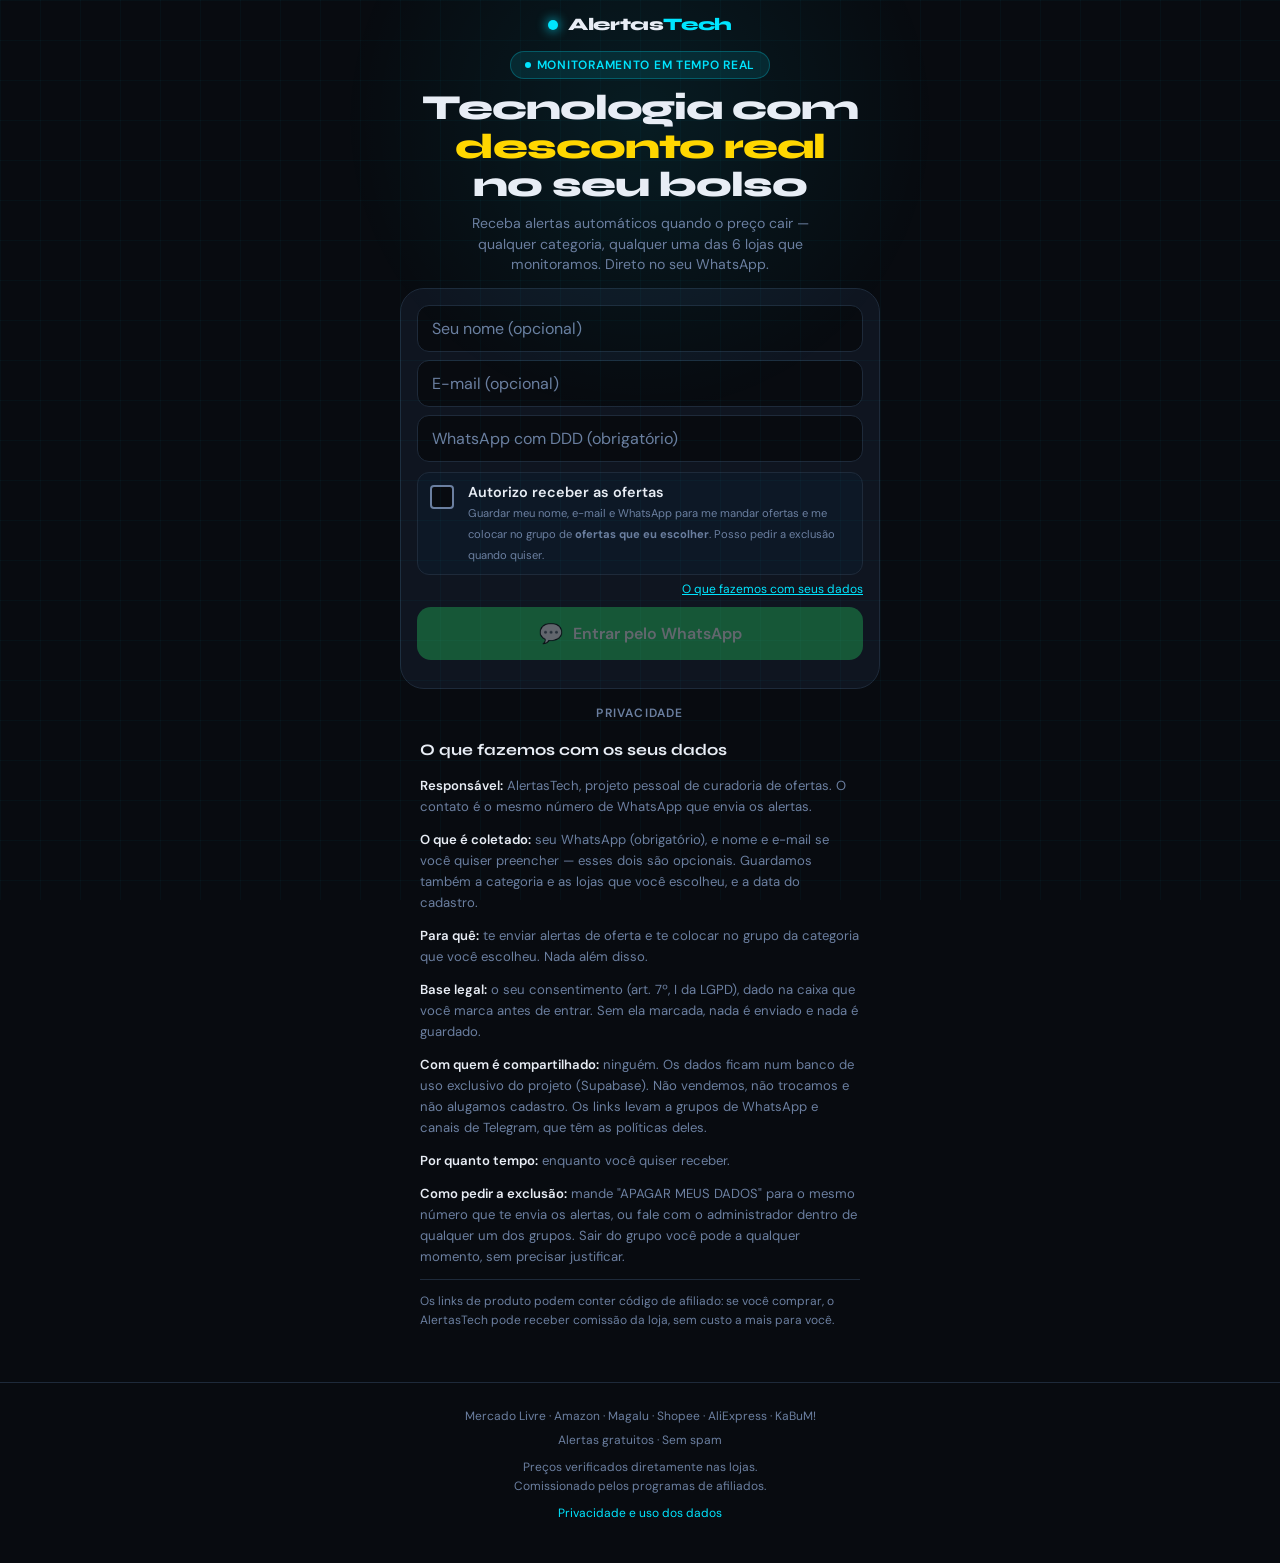
<file: index.html>
<!DOCTYPE html>
<html lang="pt-BR">
<head>
<meta charset="UTF-8">
<meta name="viewport" content="width=device-width, initial-scale=1.0">
<title>AlertasTech — Ofertas de Tecnologia no seu WhatsApp ou Telegram</title>
<meta name="description" content="Receba alertas de ofertas reais em tecnologia diretamente no seu WhatsApp ou Telegram. Mercado Livre, Amazon e Magalu.">
<meta http-equiv="Cache-Control" content="no-cache, no-store, must-revalidate">
<meta http-equiv="Pragma" content="no-cache">
<meta http-equiv="Expires" content="0">
<!-- Meta Pixel Code -->
<script>
!function(f,b,e,v,n,t,s)
{if(f.fbq)return;n=f.fbq=function(){n.callMethod?
n.callMethod.apply(n,arguments):n.queue.push(arguments)};
if(!f._fbq)f._fbq=n;n.push=n;n.loaded=!0;n.version='2.0';
n.queue=[];t=b.createElement(e);t.async=!0;
t.src=v;s=b.getElementsByTagName(e)[0];
s.parentNode.insertBefore(t,s)}(window, document,'script',
'https://connect.facebook.net/en_US/fbevents.js');
fbq('init', '1137836155269322');
fbq('track', 'PageView');
</script>
<noscript><img height="1" width="1" style="display:none"
src="https://www.facebook.com/tr?id=1137836155269322&ev=PageView&noscript=1"
/></noscript>
<!-- End Meta Pixel Code -->
<link rel="preconnect" href="https://fonts.googleapis.com">
<link href="https://fonts.googleapis.com/css2?family=Syne:wght@700;800&family=DM+Sans:wght@400;500;600&display=swap" rel="stylesheet">
<link rel="stylesheet" href="landing.css">
</head>
<!-- Decisão de 23/09/2026: a grade de 21 categorias saiu daqui. Medido, não
     suposto — 15 das 19 categorias do motor nunca tiveram um cadastro
     sequer, na história inteira da landing (ver memória do projeto,
     alertastech-operacao-estado). A grade custava fricção sem entregar o
     que prometia. `data-auto-abrir="geral"` reaproveita o slug e o sorteio
     geral/imperdiveis que já existiam para o card "não quero escolher" —
     esta página vira, por inteiro, essa porta. Quem precisar de entrada
     dedicada numa categoria específica (campanha futura, por exemplo) usa
     este mesmo padrão numa página nova, sob demanda — ver
     imperdiveis.html/super-desconto.html. `grupos.json` e as 19 categorias
     do motor continuam configuradas; só não tem mais card apontando pra
     elas aqui. -->
<body data-pagina="index" data-auto-abrir="geral">

<header>
  <div class="logo-dot"></div>
  <div class="logo-text">Alertas<span>Tech</span></div>
</header>

<!-- <main> existe para o leitor de tela: com ele, quem usa NVDA/VoiceOver pula
     direto ao conteúdo em vez de ouvir o cabeçalho a cada visita. Sem ele o
     Lighthouse reprovava `landmark-one-main`. -->
<main>

<section class="hero">
  <div class="container">
    <div class="badge"><span class="badge-dot"></span>Monitoramento em tempo real</div>
    <h1>Tecnologia com <em>desconto real</em> no seu bolso</h1>
    <p>Receba alertas automáticos quando o preço cair — qualquer categoria, qualquer uma das 6 lojas que monitoramos. Direto no seu WhatsApp.</p>

    <div class="lojas-hero">
      <span class="loja-badge"><span class="loja-badge-dot ml"></span>Mercado Livre</span>
      <span class="loja-badge"><span class="loja-badge-dot amz"></span>Amazon</span>
      <span class="loja-badge"><span class="loja-badge-dot mag"></span>Magalu</span>
      <span class="loja-badge"><span class="loja-badge-dot shp"></span>Shopee</span>
      <span class="loja-badge"><span class="loja-badge-dot ali"></span>AliExpress</span>
      <span class="loja-badge"><span class="loja-badge-dot kbm"></span>KaBuM!</span>
    </div>
  </div>
</section>

<!-- FORMULÁRIO — logo depois do título, dentro do <main>: aqui ele é a
     página, não um popup. Até 23/09/2026 ficava depois do rodapé e, no
     celular, a pessoa via título e rodapé antes de achar os campos. -->
<div class="modal-overlay" id="modal" onclick="fecharModal(event)">
  <div class="modal">
    <div class="modal-handle"></div>
    <div class="modal-cat">
      <span class="modal-cat-emoji" id="modal-emoji">🔥</span>
      <span class="modal-cat-name" id="modal-nome">Ofertas gerais</span>
    </div>
    <p class="modal-subtitle" id="modal-subtitle">Deixa seu contato e escolha de quais lojas quer receber alertas.</p>

    <form id="lead-form" onsubmit="submeterLead(event)">
      <input type="text" id="hp-field" name="website" tabindex="-1"
        autocomplete="off" style="position:absolute;left:-9999px;opacity:0;height:0">

      <div class="field-group">
        <input type="text" id="lead-nome" placeholder="Seu nome (opcional)"
          autocomplete="name" maxlength="60" oninput="checarCampos()">
        <input type="email" id="lead-email" placeholder="E-mail (opcional)"
          autocomplete="email" maxlength="100" oninput="checarCampos()">
        <input type="tel" id="lead-tel" placeholder="WhatsApp com DDD (obrigatório)"
          autocomplete="tel" required oninput="checarCampos()">
      </div>

      <div class="lojas-section" id="lojas-section">
        <span class="lojas-label">De quais lojas quer alertas?</span>
        <div class="lojas-grid">
          <label class="loja-check ml">
            <input type="checkbox" id="loja-ml" value="mercadolivre" checked onchange="checarCampos()">
            <span class="loja-check-ui"></span>
            <span class="loja-check-name">Mercado Livre</span>
          </label>
          <label class="loja-check amz">
            <input type="checkbox" id="loja-amz" value="amazon" onchange="checarCampos()">
            <span class="loja-check-ui"></span>
            <span class="loja-check-name">Amazon</span>
          </label>
          <label class="loja-check mag">
            <input type="checkbox" id="loja-mag" value="magalu" onchange="checarCampos()">
            <span class="loja-check-ui"></span>
            <span class="loja-check-name">Magalu</span>
          </label>
          <label class="loja-check shp">
            <input type="checkbox" id="loja-shp" value="shopee" onchange="checarCampos()">
            <span class="loja-check-ui"></span>
            <span class="loja-check-name">Shopee</span>
          </label>
          <label class="loja-check ali">
            <input type="checkbox" id="loja-ali" value="aliexpress" onchange="checarCampos()">
            <span class="loja-check-ui"></span>
            <span class="loja-check-name">AliExpress</span>
          </label>
          <label class="loja-check kbm">
            <input type="checkbox" id="loja-kbm" value="kabum" onchange="checarCampos()">
            <span class="loja-check-ui"></span>
            <span class="loja-check-name">KaBuM!</span>
          </label>
        </div>
      </div>

      <label class="captcha-box consent-box">
        <input type="checkbox" id="consent-check" onchange="marcarConsentimento()">
        <span class="captcha-check-ui"></span>
        <div class="captcha-text">
          <span class="captcha-label-txt">Autorizo receber as ofertas</span>
          <span class="captcha-sub">Guardar meu nome, e-mail e WhatsApp para me
            mandar ofertas e me colocar no grupo de
            <strong id="consent-cat">Ofertas gerais</strong>. Posso pedir a
            exclusão quando quiser.</span>
        </div>
      </label>
      <!-- Em aba nova de propósito: o modal cobre a página, e fechar o modal
           para ler a política faria a pessoa preencher tudo de novo. -->
      <p class="consent-link"><a href="#privacidade" target="_blank" rel="noopener">O que fazemos com seus dados</a></p>

      <p id="form-erro" class="form-erro"></p>
      <div class="modal-btns">
        <button type="submit" class="btn btn-whatsapp" id="btn-whatsapp"
          data-plat="wpp" disabled>
          <span class="btn-icon">💬</span> Entrar pelo WhatsApp
        </button>
        <!-- O grupo "geral" não tem canal no Telegram (`telegram: null` no
             grupos.json): o landing.js esconde o botão sozinho. -->
        <button type="submit" class="btn btn-telegram" id="btn-telegram"
          data-plat="tg" disabled>
          <span class="btn-icon">✈️</span> Entrar pelo Telegram
        </button>
      </div>
      <p id="tg-nota" class="tg-nota"></p>
      <!-- Sem este aviso a página fingia sucesso quando o cadastro falhava. -->
      <p id="form-aviso" class="form-aviso"></p>
    </form>

    <button class="modal-close" onclick="fecharModal()">Cancelar</button>
  </div>
</div>

<!-- Mesmo padrão enxuto das páginas exclusivas: card oculto só existe pro
     auto-clique (ver landing.js), o formulário aparece direto embaixo do
     hero. -->
<section class="categorias">
  <div class="categorias-grid">

    <div class="cat-card full destaque" data-slug="geral" onclick="abrirModal('🔥','Ofertas gerais','geral')">
      <span class="cat-emoji">🔥</span>
      <div class="cat-info">
        <div class="cat-name">Ofertas gerais — não quero escolher</div>
        <div class="cat-count">Um grupo só, com o desconto grande de qualquer loja</div>
      </div>
      <span class="cat-arrow">↗</span>
    </div>

  </div>
</section>

<div class="section-label">Privacidade</div>

<section class="privacidade" id="privacidade">
  <h2 class="priv-titulo">O que fazemos com os seus dados</h2>
  <p><strong>Responsável:</strong> AlertasTech, projeto pessoal de curadoria de
    ofertas. O contato é o mesmo número de WhatsApp que envia os alertas.</p>
  <p><strong>O que é coletado:</strong> seu WhatsApp (obrigatório), e nome e
    e-mail se você quiser preencher — esses dois são opcionais. Guardamos
    também a categoria e as lojas que você escolheu, e a data do cadastro.</p>
  <p><strong>Para quê:</strong> te enviar alertas de oferta e te colocar no
    grupo da categoria que você escolheu. Nada além disso.</p>
  <p><strong>Base legal:</strong> o seu consentimento (art. 7º, I da LGPD),
    dado na caixa que você marca antes de entrar. Sem ela marcada, nada é
    enviado e nada é guardado.</p>
  <p><strong>Com quem é compartilhado:</strong> ninguém. Os dados ficam num
    banco de uso exclusivo do projeto (Supabase). Não vendemos, não trocamos e
    não alugamos cadastro. Os links levam a grupos de WhatsApp e canais de
    Telegram, que têm as políticas deles.</p>
  <p><strong>Por quanto tempo:</strong> enquanto você quiser receber.</p>
  <p><strong>Como pedir a exclusão:</strong> mande "APAGAR MEUS DADOS" para o
    mesmo número que te envia os alertas, ou fale com o administrador dentro de
    qualquer um dos grupos. Sair do grupo você pode a qualquer momento, sem
    precisar justificar.</p>
  <p class="priv-rodape">Os links de produto podem conter código de afiliado: se
    você comprar, o AlertasTech pode receber comissão da loja, sem custo a mais
    para você.</p>
</section>

</main>

<footer>
  <p>Mercado Livre · Amazon · Magalu · Shopee · AliExpress · KaBuM!</p>
  <p style="margin-top:4px">Alertas gratuitos · Sem spam</p>
  <p style="margin-top:8px">Preços verificados diretamente nas lojas.<br>Comissionado pelos programas de afiliados.</p>
  <p style="margin-top:8px"><a href="#privacidade">Privacidade e uso dos dados</a></p>
</footer>

<script src="landing.js"></script>
</body>
</html>
</file>
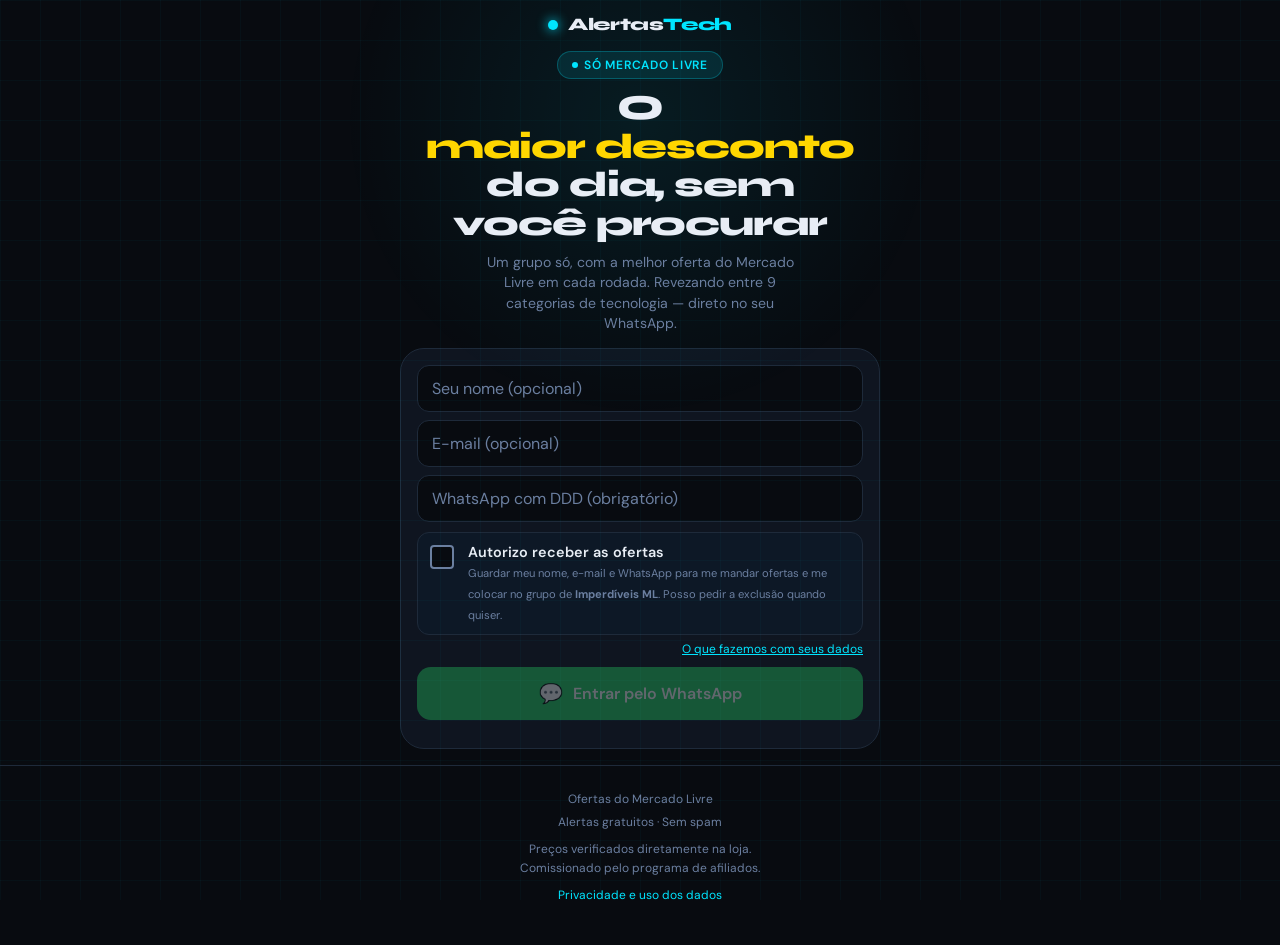
<file: imperdiveis.html>
<!DOCTYPE html>
<html lang="pt-BR">
<head>
<meta charset="UTF-8">
<meta name="viewport" content="width=device-width, initial-scale=1.0">
<title>Imperdíveis ML — o maior desconto do dia no seu WhatsApp | AlertasTech</title>
<meta name="description" content="Grupo dos Imperdíveis do Mercado Livre: o maior desconto do dia, revezando entre 9 categorias de tecnologia. Direto no seu WhatsApp.">
<meta http-equiv="Cache-Control" content="no-cache, no-store, must-revalidate">
<meta http-equiv="Pragma" content="no-cache">
<meta http-equiv="Expires" content="0">
<!-- Meta Pixel Code -->
<script>
!function(f,b,e,v,n,t,s)
{if(f.fbq)return;n=f.fbq=function(){n.callMethod?
n.callMethod.apply(n,arguments):n.queue.push(arguments)};
if(!f._fbq)f._fbq=n;n.push=n;n.loaded=!0;n.version='2.0';
n.queue=[];t=b.createElement(e);t.async=!0;
t.src=v;s=b.getElementsByTagName(e)[0];
s.parentNode.insertBefore(t,s)}(window, document,'script',
'https://connect.facebook.net/en_US/fbevents.js');
fbq('init', '1137836155269322');
fbq('track', 'PageView');
</script>
<noscript><img height="1" width="1" style="display:none"
src="https://www.facebook.com/tr?id=1137836155269322&ev=PageView&noscript=1"
/></noscript>
<!-- End Meta Pixel Code -->
<link rel="preconnect" href="https://fonts.googleapis.com">
<link href="https://fonts.googleapis.com/css2?family=Syne:wght@700;800&family=DM+Sans:wght@400;500;600&display=swap" rel="stylesheet">
<link rel="stylesheet" href="landing.css">
</head>
<!-- `data-lojas` é a loja FIXA desta página: o motor dos Imperdíveis é 100%
     Mercado Livre, então não há o que escolher e o lead sai já dizendo isso.
     A declaração é explícita de propósito — a ausência da seção de lojas não
     vale como decisão, porque elemento que some é drift e não escolha.
     `data-auto-abrir` faz o formulário aparecer direto, sem clicar em nada
     — pedido dele: nome/e-mail/telefone visíveis (autopreenchidos pelo
     celular), o botão do WhatsApp habilita ao preencher. -->
<body data-pagina="imperdiveis" data-lojas="mercadolivre" data-auto-abrir="imperdiveis">

<header>
  <div class="logo-dot"></div>
  <div class="logo-text">Alertas<span>Tech</span></div>
</header>

<main>

<section class="hero">
  <div class="container">
    <div class="badge"><span class="badge-dot"></span>Só Mercado Livre</div>
    <h1>O <em>maior desconto</em> do dia, sem você procurar</h1>
    <p>Um grupo só, com a melhor oferta do Mercado Livre em cada rodada. Revezando entre 9 categorias de tecnologia — direto no seu WhatsApp.</p>

    <div class="lojas-hero">
      <span class="loja-badge"><span class="loja-badge-dot ml"></span>Mercado Livre</span>
    </div>
  </div>
</section>

<!-- FORMULÁRIO — logo depois do título, dentro do <main>: aqui ele é a
     página, não um popup. Até 23/09/2026 ficava depois do rodapé e, no
     celular, a pessoa via título e rodapé antes de achar os campos. -->
<div class="modal-overlay" id="modal" onclick="fecharModal(event)">
  <div class="modal">
    <div class="modal-handle"></div>
    <div class="modal-cat">
      <span class="modal-cat-emoji" id="modal-emoji">⚡</span>
      <span class="modal-cat-name" id="modal-nome">Imperdíveis ML</span>
    </div>
    <p class="modal-subtitle">Deixa seu contato e entra no grupo. As ofertas daqui são todas do Mercado Livre.</p>

    <form id="lead-form" onsubmit="submeterLead(event)">
      <input type="text" id="hp-field" name="website" tabindex="-1"
        autocomplete="off" style="position:absolute;left:-9999px;opacity:0;height:0">

      <div class="field-group">
        <input type="text" id="lead-nome" placeholder="Seu nome (opcional)"
          autocomplete="name" maxlength="60" oninput="checarCampos()">
        <input type="email" id="lead-email" placeholder="E-mail (opcional)"
          autocomplete="email" maxlength="100" oninput="checarCampos()">
        <input type="tel" id="lead-tel" placeholder="WhatsApp com DDD (obrigatório)"
          autocomplete="tel" required oninput="checarCampos()">
      </div>

      <label class="captcha-box consent-box">
        <input type="checkbox" id="consent-check" onchange="marcarConsentimento()">
        <span class="captcha-check-ui"></span>
        <div class="captcha-text">
          <span class="captcha-label-txt">Autorizo receber as ofertas</span>
          <span class="captcha-sub">Guardar meu nome, e-mail e WhatsApp para me
            mandar ofertas e me colocar no grupo de
            <strong id="consent-cat">Imperdíveis ML</strong>. Posso pedir a
            exclusão quando quiser.</span>
        </div>
      </label>
      <p class="consent-link"><a href="index.html#privacidade" target="_blank" rel="noopener">O que fazemos com seus dados</a></p>

      <p id="form-erro" class="form-erro"></p>
      <div class="modal-btns">
        <button type="submit" class="btn btn-whatsapp" id="btn-whatsapp"
          data-plat="wpp" disabled>
          <span class="btn-icon">💬</span> Entrar pelo WhatsApp
        </button>
        <!-- Este grupo não tem canal no Telegram: o landing.js esconde o botão
             sozinho (`tg: null` no grupos.json). Ele fica aqui porque é o mesmo
             formulário das outras páginas — sumir com o elemento é o que faz
             `null.style` matar o modal inteiro. -->
        <button type="submit" class="btn btn-telegram" id="btn-telegram"
          data-plat="tg" disabled>
          <span class="btn-icon">✈️</span> Entrar pelo Telegram
        </button>
      </div>
      <p id="tg-nota" class="tg-nota"></p>
      <!-- Sem este aviso a página fingia sucesso quando o cadastro falhava. -->
      <p id="form-aviso" class="form-aviso"></p>
    </form>

    <button class="modal-close" onclick="fecharModal()">Cancelar</button>
  </div>
</div>

<!-- Pedido dele (18/09/2026 noite): página mais enxuta — sem stats, sem
     "como funciona", card oculto só existe pro auto-clique (ver landing.js),
     o formulário aparece direto embaixo do hero. -->
<section class="categorias">
  <div class="categorias-grid">

    <div class="cat-card full destaque" data-slug="imperdiveis" onclick="abrirModal('⚡','Imperdíveis ML','imperdiveis')">
      <span class="cat-emoji">⚡</span>
      <div class="cat-info">
        <div class="cat-name">Entrar no grupo dos Imperdíveis</div>
        <div class="cat-count">O maior desconto do dia, revezando entre 9 categorias de tech</div>
      </div>
      <span class="cat-arrow">↗</span>
    </div>

  </div>
</section>

</main>

<footer>
  <p>Ofertas do Mercado Livre</p>
  <p style="margin-top:4px">Alertas gratuitos · Sem spam</p>
  <p style="margin-top:8px">Preços verificados diretamente na loja.<br>Comissionado pelo programa de afiliados.</p>
  <!-- A política mora no index.html: uma só, para as duas páginas. Duas
       cópias do mesmo texto legal é como elas passam a dizer coisas
       diferentes. Caminho relativo por causa do GitHub Pages. -->
  <p style="margin-top:8px"><a href="index.html#privacidade">Privacidade e uso dos dados</a></p>
</footer>

<script src="landing.js"></script>
</body>
</html>
</file>
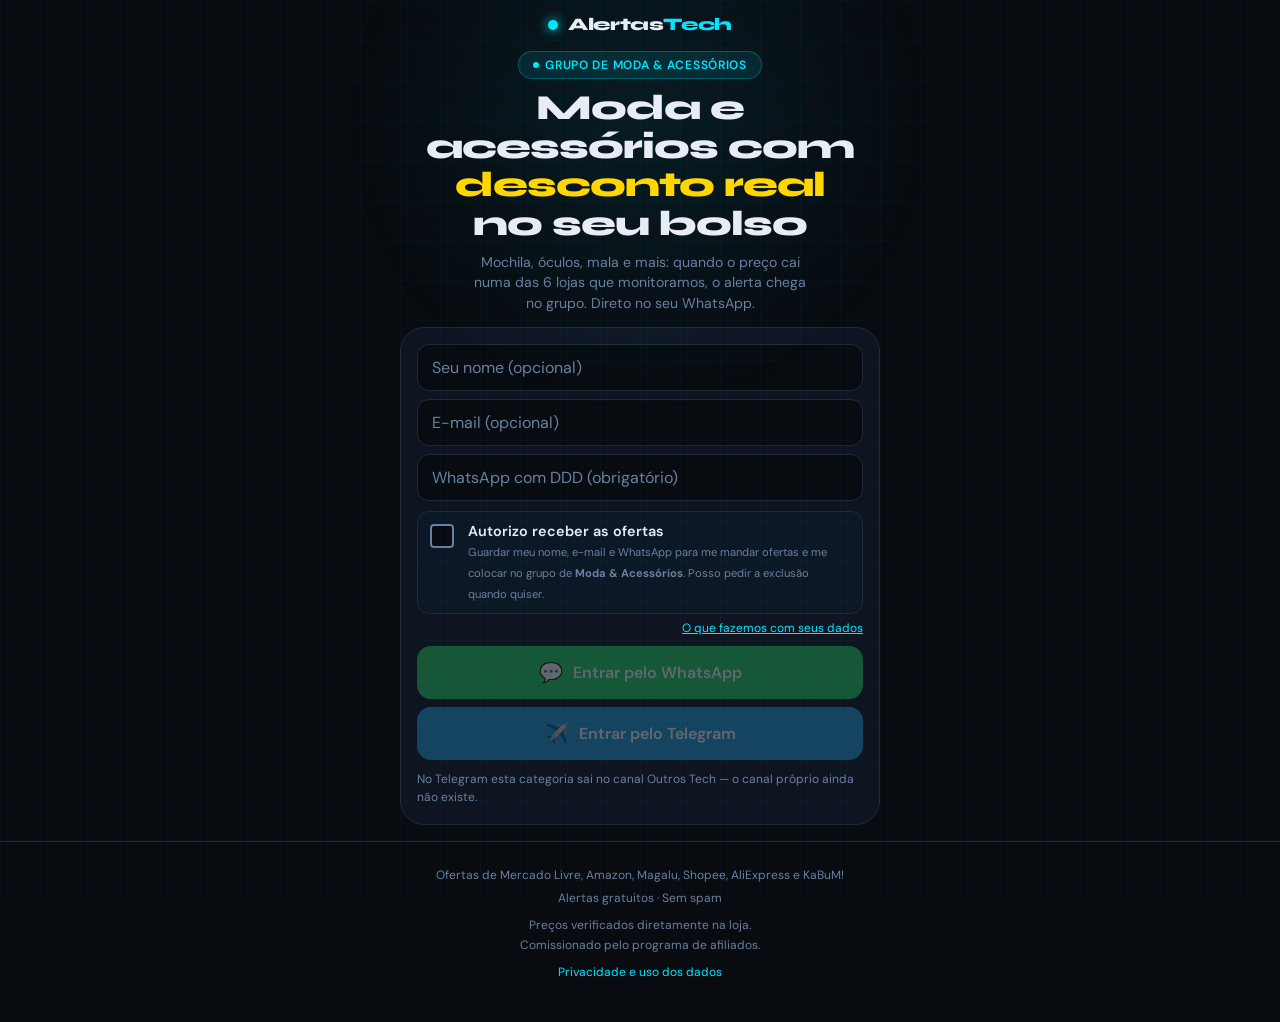
<file: moda.html>
<!DOCTYPE html>
<html lang="pt-BR">
<head>
<meta charset="UTF-8">
<meta name="viewport" content="width=device-width, initial-scale=1.0">
<title>Moda e acessórios em promoção no seu WhatsApp | AlertasTech</title>
<meta name="description" content="Grupo de Moda & Acessórios: mochila, óculos, mala e mais com o preço caindo, conferido na loja. Direto no seu WhatsApp.">
<meta http-equiv="Cache-Control" content="no-cache, no-store, must-revalidate">
<meta http-equiv="Pragma" content="no-cache">
<meta http-equiv="Expires" content="0">
<!-- Meta Pixel Code -->
<script>
!function(f,b,e,v,n,t,s)
{if(f.fbq)return;n=f.fbq=function(){n.callMethod?
n.callMethod.apply(n,arguments):n.queue.push(arguments)};
if(!f._fbq)f._fbq=n;n.push=n;n.loaded=!0;n.version='2.0';
n.queue=[];t=b.createElement(e);t.async=!0;
t.src=v;s=b.getElementsByTagName(e)[0];
s.parentNode.insertBefore(t,s)}(window, document,'script',
'https://connect.facebook.net/en_US/fbevents.js');
fbq('init', '1137836155269322');
fbq('track', 'PageView');
</script>
<noscript><img height="1" width="1" style="display:none"
src="https://www.facebook.com/tr?id=1137836155269322&ev=PageView&noscript=1"
/></noscript>
<!-- End Meta Pixel Code -->
<link rel="preconnect" href="https://fonts.googleapis.com">
<link href="https://fonts.googleapis.com/css2?family=Syne:wght@700;800&family=DM+Sans:wght@400;500;600&display=swap" rel="stylesheet">
<link rel="stylesheet" href="landing.css">
</head>
<!-- Página da campanha paga de Moda & Acessórios (23/09/2026): a grade saiu do index.html
     e com ela o único caminho até esta categoria. Mesmo molde do
     imperdiveis.html. `data-lojas` declara as 6 lojas que o motor monitora
     — o grupo recebe de qualquer uma, então não há o que escolher. -->
<body data-pagina="moda" data-lojas="mercadolivre,amazon,magalu,shopee,aliexpress,kabum" data-auto-abrir="moda">

<header>
  <div class="logo-dot"></div>
  <div class="logo-text">Alertas<span>Tech</span></div>
</header>

<main>

<section class="hero">
  <div class="container">
    <div class="badge"><span class="badge-dot"></span>Grupo de Moda & Acessórios</div>
    <h1>Moda e acessórios com <em>desconto real</em> no seu bolso</h1>
    <p>Mochila, óculos, mala e mais: quando o preço cai numa das 6 lojas que monitoramos, o alerta chega no grupo. Direto no seu WhatsApp.</p>

    <div class="lojas-hero">
      <span class="loja-badge"><span class="loja-badge-dot ml"></span>Mercado Livre</span>
      <span class="loja-badge"><span class="loja-badge-dot amz"></span>Amazon</span>
      <span class="loja-badge"><span class="loja-badge-dot mag"></span>Magalu</span>
      <span class="loja-badge"><span class="loja-badge-dot shp"></span>Shopee</span>
      <span class="loja-badge"><span class="loja-badge-dot ali"></span>AliExpress</span>
      <span class="loja-badge"><span class="loja-badge-dot kbm"></span>KaBuM!</span>
    </div>
  </div>
</section>

<!-- FORMULÁRIO — logo depois do título, dentro do <main>: aqui ele é a
     página, não um popup. Até 23/09/2026 ficava depois do rodapé e, no
     celular, a pessoa via título e rodapé antes de achar os campos. -->
<div class="modal-overlay" id="modal" onclick="fecharModal(event)">
  <div class="modal">
    <div class="modal-handle"></div>
    <div class="modal-cat">
      <span class="modal-cat-emoji" id="modal-emoji">👜</span>
      <span class="modal-cat-name" id="modal-nome">Moda & Acessórios</span>
    </div>
    <p class="modal-subtitle">Deixa seu contato e entra no grupo de Moda & Acessórios.</p>

    <form id="lead-form" onsubmit="submeterLead(event)">
      <input type="text" id="hp-field" name="website" tabindex="-1"
        autocomplete="off" style="position:absolute;left:-9999px;opacity:0;height:0">

      <div class="field-group">
        <input type="text" id="lead-nome" placeholder="Seu nome (opcional)"
          autocomplete="name" maxlength="60" oninput="checarCampos()">
        <input type="email" id="lead-email" placeholder="E-mail (opcional)"
          autocomplete="email" maxlength="100" oninput="checarCampos()">
        <input type="tel" id="lead-tel" placeholder="WhatsApp com DDD (obrigatório)"
          autocomplete="tel" required oninput="checarCampos()">
      </div>

      <label class="captcha-box consent-box">
        <input type="checkbox" id="consent-check" onchange="marcarConsentimento()">
        <span class="captcha-check-ui"></span>
        <div class="captcha-text">
          <span class="captcha-label-txt">Autorizo receber as ofertas</span>
          <span class="captcha-sub">Guardar meu nome, e-mail e WhatsApp para me
            mandar ofertas e me colocar no grupo de
            <strong id="consent-cat">Moda & Acessórios</strong>. Posso pedir a
            exclusão quando quiser.</span>
        </div>
      </label>
      <p class="consent-link"><a href="index.html#privacidade" target="_blank" rel="noopener">O que fazemos com seus dados</a></p>

      <p id="form-erro" class="form-erro"></p>
      <div class="modal-btns">
        <button type="submit" class="btn btn-whatsapp" id="btn-whatsapp"
          data-plat="wpp" disabled>
          <span class="btn-icon">💬</span> Entrar pelo WhatsApp
        </button>
        <button type="submit" class="btn btn-telegram" id="btn-telegram"
          data-plat="tg" disabled>
          <span class="btn-icon">✈️</span> Entrar pelo Telegram
        </button>
      </div>
      <p id="tg-nota" class="tg-nota"></p>
      <!-- Sem este aviso a página fingia sucesso quando o cadastro falhava. -->
      <p id="form-aviso" class="form-aviso"></p>
    </form>

    <button class="modal-close" onclick="fecharModal()">Cancelar</button>
  </div>
</div>

<!-- Card oculto só existe pro auto-clique (ver landing.js); o formulário
     aparece direto embaixo do hero. -->
<section class="categorias">
  <div class="categorias-grid">

    <div class="cat-card full destaque" data-slug="moda" onclick="abrirModal('👜','Moda & Acessórios','moda')">
      <span class="cat-emoji">👜</span>
      <div class="cat-info">
        <div class="cat-name">Entrar no grupo de Moda & Acessórios</div>
        <div class="cat-count">Mochila · Óculos · Mala — preço conferido na loja</div>
      </div>
      <span class="cat-arrow">↗</span>
    </div>

  </div>
</section>

</main>

<footer>
  <p>Ofertas de Mercado Livre, Amazon, Magalu, Shopee, AliExpress e KaBuM!</p>
  <p style="margin-top:4px">Alertas gratuitos · Sem spam</p>
  <p style="margin-top:8px">Preços verificados diretamente na loja.<br>Comissionado pelo programa de afiliados.</p>
  <!-- A política mora no index.html: uma só, para as duas páginas. Duas
       cópias do mesmo texto legal é como elas passam a dizer coisas
       diferentes. Caminho relativo por causa do GitHub Pages. -->
  <p style="margin-top:8px"><a href="index.html#privacidade">Privacidade e uso dos dados</a></p>
</footer>

<script src="landing.js"></script>
</body>
</html>
</file>
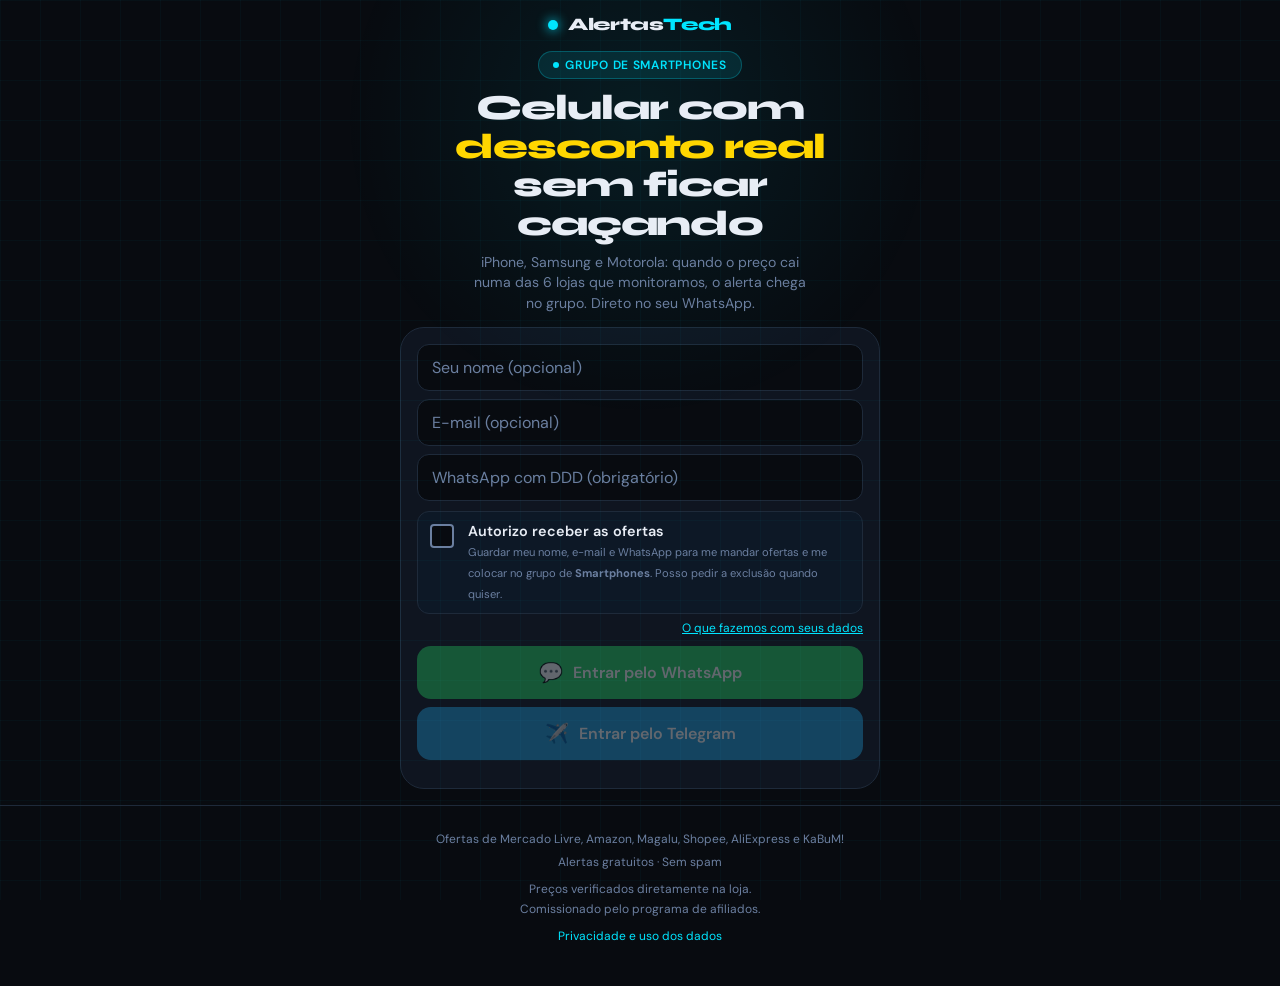
<file: smartphone.html>
<!DOCTYPE html>
<html lang="pt-BR">
<head>
<meta charset="UTF-8">
<meta name="viewport" content="width=device-width, initial-scale=1.0">
<title>Smartphones em promoção no seu WhatsApp | AlertasTech</title>
<meta name="description" content="Grupo de Smartphones: iPhone, Samsung e Motorola com o preço caindo, conferido na loja. Direto no seu WhatsApp.">
<meta http-equiv="Cache-Control" content="no-cache, no-store, must-revalidate">
<meta http-equiv="Pragma" content="no-cache">
<meta http-equiv="Expires" content="0">
<!-- Meta Pixel Code -->
<script>
!function(f,b,e,v,n,t,s)
{if(f.fbq)return;n=f.fbq=function(){n.callMethod?
n.callMethod.apply(n,arguments):n.queue.push(arguments)};
if(!f._fbq)f._fbq=n;n.push=n;n.loaded=!0;n.version='2.0';
n.queue=[];t=b.createElement(e);t.async=!0;
t.src=v;s=b.getElementsByTagName(e)[0];
s.parentNode.insertBefore(t,s)}(window, document,'script',
'https://connect.facebook.net/en_US/fbevents.js');
fbq('init', '1137836155269322');
fbq('track', 'PageView');
</script>
<noscript><img height="1" width="1" style="display:none"
src="https://www.facebook.com/tr?id=1137836155269322&ev=PageView&noscript=1"
/></noscript>
<!-- End Meta Pixel Code -->
<link rel="preconnect" href="https://fonts.googleapis.com">
<link href="https://fonts.googleapis.com/css2?family=Syne:wght@700;800&family=DM+Sans:wght@400;500;600&display=swap" rel="stylesheet">
<link rel="stylesheet" href="landing.css">
</head>
<!-- Página da campanha paga de Smartphones (23/09/2026): a grade saiu do index.html
     e com ela o único caminho até esta categoria. Mesmo molde do
     imperdiveis.html. `data-lojas` declara as 6 lojas que o motor monitora
     — o grupo recebe de qualquer uma, então não há o que escolher. -->
<body data-pagina="smartphone" data-lojas="mercadolivre,amazon,magalu,shopee,aliexpress,kabum" data-auto-abrir="smartphone">

<header>
  <div class="logo-dot"></div>
  <div class="logo-text">Alertas<span>Tech</span></div>
</header>

<main>

<section class="hero">
  <div class="container">
    <div class="badge"><span class="badge-dot"></span>Grupo de Smartphones</div>
    <h1>Celular com <em>desconto real</em> sem ficar caçando</h1>
    <p>iPhone, Samsung e Motorola: quando o preço cai numa das 6 lojas que monitoramos, o alerta chega no grupo. Direto no seu WhatsApp.</p>

    <div class="lojas-hero">
      <span class="loja-badge"><span class="loja-badge-dot ml"></span>Mercado Livre</span>
      <span class="loja-badge"><span class="loja-badge-dot amz"></span>Amazon</span>
      <span class="loja-badge"><span class="loja-badge-dot mag"></span>Magalu</span>
      <span class="loja-badge"><span class="loja-badge-dot shp"></span>Shopee</span>
      <span class="loja-badge"><span class="loja-badge-dot ali"></span>AliExpress</span>
      <span class="loja-badge"><span class="loja-badge-dot kbm"></span>KaBuM!</span>
    </div>
  </div>
</section>

<!-- FORMULÁRIO — logo depois do título, dentro do <main>: aqui ele é a
     página, não um popup. Até 23/09/2026 ficava depois do rodapé e, no
     celular, a pessoa via título e rodapé antes de achar os campos. -->
<div class="modal-overlay" id="modal" onclick="fecharModal(event)">
  <div class="modal">
    <div class="modal-handle"></div>
    <div class="modal-cat">
      <span class="modal-cat-emoji" id="modal-emoji">📱</span>
      <span class="modal-cat-name" id="modal-nome">Smartphones</span>
    </div>
    <p class="modal-subtitle">Deixa seu contato e entra no grupo de Smartphones.</p>

    <form id="lead-form" onsubmit="submeterLead(event)">
      <input type="text" id="hp-field" name="website" tabindex="-1"
        autocomplete="off" style="position:absolute;left:-9999px;opacity:0;height:0">

      <div class="field-group">
        <input type="text" id="lead-nome" placeholder="Seu nome (opcional)"
          autocomplete="name" maxlength="60" oninput="checarCampos()">
        <input type="email" id="lead-email" placeholder="E-mail (opcional)"
          autocomplete="email" maxlength="100" oninput="checarCampos()">
        <input type="tel" id="lead-tel" placeholder="WhatsApp com DDD (obrigatório)"
          autocomplete="tel" required oninput="checarCampos()">
      </div>

      <label class="captcha-box consent-box">
        <input type="checkbox" id="consent-check" onchange="marcarConsentimento()">
        <span class="captcha-check-ui"></span>
        <div class="captcha-text">
          <span class="captcha-label-txt">Autorizo receber as ofertas</span>
          <span class="captcha-sub">Guardar meu nome, e-mail e WhatsApp para me
            mandar ofertas e me colocar no grupo de
            <strong id="consent-cat">Smartphones</strong>. Posso pedir a
            exclusão quando quiser.</span>
        </div>
      </label>
      <p class="consent-link"><a href="index.html#privacidade" target="_blank" rel="noopener">O que fazemos com seus dados</a></p>

      <p id="form-erro" class="form-erro"></p>
      <div class="modal-btns">
        <button type="submit" class="btn btn-whatsapp" id="btn-whatsapp"
          data-plat="wpp" disabled>
          <span class="btn-icon">💬</span> Entrar pelo WhatsApp
        </button>
        <button type="submit" class="btn btn-telegram" id="btn-telegram"
          data-plat="tg" disabled>
          <span class="btn-icon">✈️</span> Entrar pelo Telegram
        </button>
      </div>
      <p id="tg-nota" class="tg-nota"></p>
      <!-- Sem este aviso a página fingia sucesso quando o cadastro falhava. -->
      <p id="form-aviso" class="form-aviso"></p>
    </form>

    <button class="modal-close" onclick="fecharModal()">Cancelar</button>
  </div>
</div>

<!-- Card oculto só existe pro auto-clique (ver landing.js); o formulário
     aparece direto embaixo do hero. -->
<section class="categorias">
  <div class="categorias-grid">

    <div class="cat-card full destaque" data-slug="smartphone" onclick="abrirModal('📱','Smartphones','smartphone')">
      <span class="cat-emoji">📱</span>
      <div class="cat-info">
        <div class="cat-name">Entrar no grupo de Smartphones</div>
        <div class="cat-count">iPhone · Samsung · Motorola — preço conferido na loja</div>
      </div>
      <span class="cat-arrow">↗</span>
    </div>

  </div>
</section>

</main>

<footer>
  <p>Ofertas de Mercado Livre, Amazon, Magalu, Shopee, AliExpress e KaBuM!</p>
  <p style="margin-top:4px">Alertas gratuitos · Sem spam</p>
  <p style="margin-top:8px">Preços verificados diretamente na loja.<br>Comissionado pelo programa de afiliados.</p>
  <!-- A política mora no index.html: uma só, para as duas páginas. Duas
       cópias do mesmo texto legal é como elas passam a dizer coisas
       diferentes. Caminho relativo por causa do GitHub Pages. -->
  <p style="margin-top:8px"><a href="index.html#privacidade">Privacidade e uso dos dados</a></p>
</footer>

<script src="landing.js"></script>
</body>
</html>
</file>
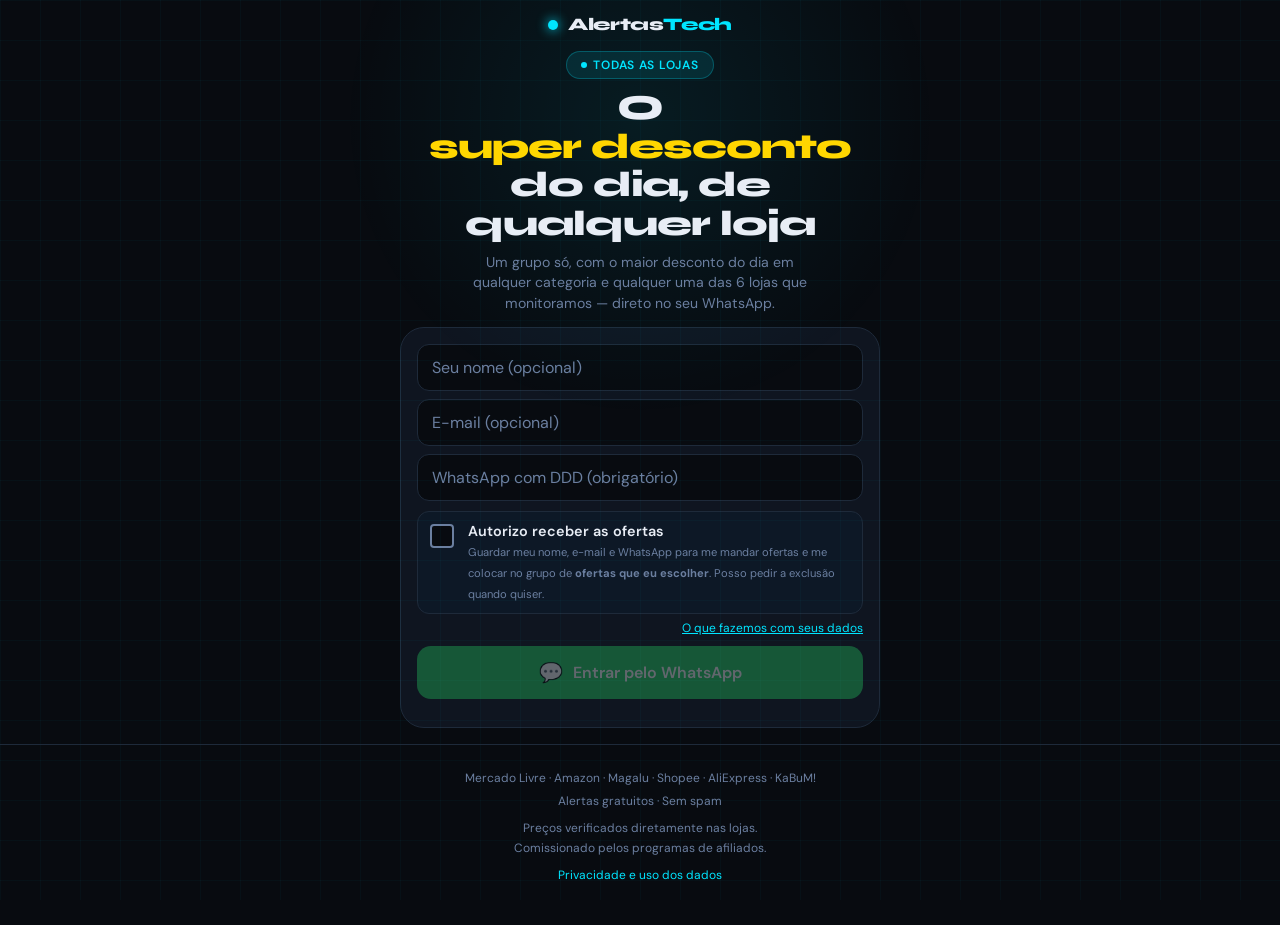
<file: super-desconto.html>
<!DOCTYPE html>
<html lang="pt-BR">
<head>
<meta charset="UTF-8">
<meta name="viewport" content="width=device-width, initial-scale=1.0">
<title>Super Desconto — o maior desconto do dia em qualquer loja | AlertasTech</title>
<meta name="description" content="Grupo de Super Desconto: qualquer produto com desconto grande, em qualquer loja e categoria. Direto no seu WhatsApp.">
<meta http-equiv="Cache-Control" content="no-cache, no-store, must-revalidate">
<meta http-equiv="Pragma" content="no-cache">
<meta http-equiv="Expires" content="0">
<!-- Meta Pixel Code -->
<script>
!function(f,b,e,v,n,t,s)
{if(f.fbq)return;n=f.fbq=function(){n.callMethod?
n.callMethod.apply(n,arguments):n.queue.push(arguments)};
if(!f._fbq)f._fbq=n;n.push=n;n.loaded=!0;n.version='2.0';
n.queue=[];t=b.createElement(e);t.async=!0;
t.src=v;s=b.getElementsByTagName(e)[0];
s.parentNode.insertBefore(t,s)}(window, document,'script',
'https://connect.facebook.net/en_US/fbevents.js');
fbq('init', '1137836155269322');
fbq('track', 'PageView');
</script>
<noscript><img height="1" width="1" style="display:none"
src="https://www.facebook.com/tr?id=1137836155269322&ev=PageView&noscript=1"
/></noscript>
<!-- End Meta Pixel Code -->
<link rel="preconnect" href="https://fonts.googleapis.com">
<link href="https://fonts.googleapis.com/css2?family=Syne:wght@700;800&family=DM+Sans:wght@400;500;600&display=swap" rel="stylesheet">
<link rel="stylesheet" href="landing.css">
</head>
<!-- Sem `data-lojas`: o grupo "geral" recebe por TAMANHO de desconto, de
     qualquer loja — ao contrário do Imperdíveis (100% Mercado Livre), aqui a
     escolha de loja faz sentido e fica igual ao index.html (6 caixas).
     `data-auto-abrir="geral"` reaproveita o slug que já existe em
     grupos.json (categoria "Ofertas gerais", grupo Super Descontos #1,
     testado e no ar) — não precisa de categoria nova nem de novo convite. -->
<body data-pagina="super-desconto" data-auto-abrir="geral">

<header>
  <div class="logo-dot"></div>
  <div class="logo-text">Alertas<span>Tech</span></div>
</header>

<main>

<section class="hero">
  <div class="container">
    <div class="badge"><span class="badge-dot"></span>Todas as lojas</div>
    <h1>O <em>super desconto</em> do dia, de qualquer loja</h1>
    <p>Um grupo só, com o maior desconto do dia em qualquer categoria e qualquer uma das 6 lojas que monitoramos — direto no seu WhatsApp.</p>

    <div class="lojas-hero">
      <span class="loja-badge"><span class="loja-badge-dot ml"></span>Mercado Livre</span>
      <span class="loja-badge"><span class="loja-badge-dot amz"></span>Amazon</span>
      <span class="loja-badge"><span class="loja-badge-dot mag"></span>Magalu</span>
      <span class="loja-badge"><span class="loja-badge-dot shp"></span>Shopee</span>
      <span class="loja-badge"><span class="loja-badge-dot ali"></span>AliExpress</span>
      <span class="loja-badge"><span class="loja-badge-dot kbm"></span>KaBuM!</span>
    </div>
  </div>
</section>

<!-- FORMULÁRIO — logo depois do título, dentro do <main>: aqui ele é a
     página, não um popup. Até 23/09/2026 ficava depois do rodapé e, no
     celular, a pessoa via título e rodapé antes de achar os campos. -->
<div class="modal-overlay" id="modal" onclick="fecharModal(event)">
  <div class="modal">
    <div class="modal-handle"></div>
    <div class="modal-cat">
      <span class="modal-cat-emoji" id="modal-emoji">🔥</span>
      <span class="modal-cat-name" id="modal-nome">Ofertas gerais</span>
    </div>
    <p class="modal-subtitle" id="modal-subtitle">Deixa seu contato e escolha de quais lojas quer receber alertas.</p>

    <form id="lead-form" onsubmit="submeterLead(event)">
      <input type="text" id="hp-field" name="website" tabindex="-1"
        autocomplete="off" style="position:absolute;left:-9999px;opacity:0;height:0">

      <div class="field-group">
        <input type="text" id="lead-nome" placeholder="Seu nome (opcional)"
          autocomplete="name" maxlength="60" oninput="checarCampos()">
        <input type="email" id="lead-email" placeholder="E-mail (opcional)"
          autocomplete="email" maxlength="100" oninput="checarCampos()">
        <input type="tel" id="lead-tel" placeholder="WhatsApp com DDD (obrigatório)"
          autocomplete="tel" required oninput="checarCampos()">
      </div>

      <div class="lojas-section" id="lojas-section">
        <span class="lojas-label">De quais lojas quer alertas?</span>
        <div class="lojas-grid">
          <label class="loja-check ml">
            <input type="checkbox" id="loja-ml" value="mercadolivre" checked onchange="checarCampos()">
            <span class="loja-check-ui"></span>
            <span class="loja-check-name">Mercado Livre</span>
          </label>
          <label class="loja-check amz">
            <input type="checkbox" id="loja-amz" value="amazon" onchange="checarCampos()">
            <span class="loja-check-ui"></span>
            <span class="loja-check-name">Amazon</span>
          </label>
          <label class="loja-check mag">
            <input type="checkbox" id="loja-mag" value="magalu" onchange="checarCampos()">
            <span class="loja-check-ui"></span>
            <span class="loja-check-name">Magalu</span>
          </label>
          <label class="loja-check shp">
            <input type="checkbox" id="loja-shp" value="shopee" onchange="checarCampos()">
            <span class="loja-check-ui"></span>
            <span class="loja-check-name">Shopee</span>
          </label>
          <label class="loja-check ali">
            <input type="checkbox" id="loja-ali" value="aliexpress" onchange="checarCampos()">
            <span class="loja-check-ui"></span>
            <span class="loja-check-name">AliExpress</span>
          </label>
          <label class="loja-check kbm">
            <input type="checkbox" id="loja-kbm" value="kabum" onchange="checarCampos()">
            <span class="loja-check-ui"></span>
            <span class="loja-check-name">KaBuM!</span>
          </label>
        </div>
      </div>

      <label class="captcha-box consent-box">
        <input type="checkbox" id="consent-check" onchange="marcarConsentimento()">
        <span class="captcha-check-ui"></span>
        <div class="captcha-text">
          <span class="captcha-label-txt">Autorizo receber as ofertas</span>
          <span class="captcha-sub">Guardar meu nome, e-mail e WhatsApp para me
            mandar ofertas e me colocar no grupo de
            <strong id="consent-cat">Ofertas gerais</strong>. Posso pedir a
            exclusão quando quiser.</span>
        </div>
      </label>
      <p class="consent-link"><a href="index.html#privacidade" target="_blank" rel="noopener">O que fazemos com seus dados</a></p>

      <p id="form-erro" class="form-erro"></p>
      <div class="modal-btns">
        <button type="submit" class="btn btn-whatsapp" id="btn-whatsapp"
          data-plat="wpp" disabled>
          <span class="btn-icon">💬</span> Entrar pelo WhatsApp
        </button>
        <!-- O grupo "geral" não tem canal no Telegram (`telegram: null` no
             grupos.json): o landing.js esconde o botão sozinho. -->
        <button type="submit" class="btn btn-telegram" id="btn-telegram"
          data-plat="tg" disabled>
          <span class="btn-icon">✈️</span> Entrar pelo Telegram
        </button>
      </div>
      <p id="tg-nota" class="tg-nota"></p>
      <p id="form-aviso" class="form-aviso"></p>
    </form>

    <button class="modal-close" onclick="fecharModal()">Cancelar</button>
  </div>
</div>

<!-- Mesmo padrão enxuto do imperdiveis.html: card oculto só existe pro
     auto-clique (ver landing.js), o formulário aparece direto embaixo do
     hero. -->
<section class="categorias">
  <div class="categorias-grid">

    <div class="cat-card full destaque" data-slug="geral" onclick="abrirModal('🔥','Ofertas gerais','geral')">
      <span class="cat-emoji">🔥</span>
      <div class="cat-info">
        <div class="cat-name">Entrar no grupo de Super Desconto</div>
        <div class="cat-count">O maior desconto do dia, de qualquer loja e categoria</div>
      </div>
      <span class="cat-arrow">↗</span>
    </div>

  </div>
</section>

</main>

<footer>
  <p>Mercado Livre · Amazon · Magalu · Shopee · AliExpress · KaBuM!</p>
  <p style="margin-top:4px">Alertas gratuitos · Sem spam</p>
  <p style="margin-top:8px">Preços verificados diretamente nas lojas.<br>Comissionado pelos programas de afiliados.</p>
  <!-- A política mora no index.html: uma só, para todas as páginas. -->
  <p style="margin-top:8px"><a href="index.html#privacidade">Privacidade e uso dos dados</a></p>
</footer>

<script src="landing.js"></script>
</body>
</html>
</file>
<file: landing.css>
/* Tema de TODAS as páginas do AlertasTech (index.html e as exclusivas).
   Saiu de dentro do index.html em 18/09/2026, junto com o landing.js: duas
   cópias do mesmo tema é como as páginas ficam diferentes sem ninguém ver.
   Inclua por caminho RELATIVO — o GitHub Pages serve de `/alertas-tech/`. */

:root {
  --bg: #080B10;
  --surface: #0F1520;
  --border: #1E2A3A;
  --accent: #00E5FF;
  --accent2: #FFD600;
  --danger: #FF4D6D;
  --text: #E8EDF5;
  --muted: #6B7FA0;
  --card-bg: #0D1826;
}

*, *::before, *::after { box-sizing: border-box; margin: 0; padding: 0; }

body {
  background: var(--bg);
  color: var(--text);
  font-family: 'DM Sans', sans-serif;
  min-height: 100vh;
  overflow-x: hidden;
}

body::before {
  content: '';
  position: fixed;
  inset: 0;
  background-image:
    linear-gradient(rgba(0,229,255,.03) 1px, transparent 1px),
    linear-gradient(90deg, rgba(0,229,255,.03) 1px, transparent 1px);
  background-size: 40px 40px;
  pointer-events: none;
  z-index: 0;
}

body::after {
  content: '';
  position: fixed;
  top: -20%;
  left: 50%;
  transform: translateX(-50%);
  width: 600px;
  height: 600px;
  background: radial-gradient(circle, rgba(0,229,255,.08) 0%, transparent 70%);
  pointer-events: none;
  z-index: 0;
}

.container {
  max-width: 480px;
  margin: 0 auto;
  padding: 0 20px;
  position: relative;
  z-index: 1;
}

/* HEADER */
header {
  padding: 24px 20px 0;
  display: flex;
  align-items: center;
  justify-content: center;
  gap: 10px;
  position: relative;
  z-index: 1;
}
.logo-dot {
  width: 10px; height: 10px;
  background: var(--accent);
  border-radius: 50%;
  box-shadow: 0 0 12px var(--accent);
  animation: pulse 2s ease-in-out infinite;
}
@keyframes pulse {
  0%, 100% { opacity: 1; transform: scale(1); }
  50% { opacity: .6; transform: scale(1.4); }
}
.logo-text {
  font-family: 'Syne', sans-serif;
  font-size: 1.1rem;
  font-weight: 800;
  letter-spacing: -.02em;
  color: var(--text);
}
.logo-text span { color: var(--accent); }

/* HERO */
.hero {
  padding: 48px 20px 0;
  text-align: center;
  position: relative;
  z-index: 1;
}

.badge {
  display: inline-flex;
  align-items: center;
  gap: 6px;
  background: rgba(0,229,255,.1);
  border: 1px solid rgba(0,229,255,.25);
  border-radius: 100px;
  padding: 5px 14px;
  font-size: .75rem;
  font-weight: 600;
  color: var(--accent);
  letter-spacing: .06em;
  text-transform: uppercase;
  margin-bottom: 20px;
}
.badge-dot {
  width: 6px; height: 6px;
  background: var(--accent);
  border-radius: 50%;
  animation: pulse 1.5s ease-in-out infinite;
}

.hero h1 {
  font-family: 'Syne', sans-serif;
  font-size: clamp(2rem, 8vw, 2.6rem);
  font-weight: 800;
  line-height: 1.1;
  letter-spacing: -.03em;
  margin-bottom: 16px;
}
.hero h1 em {
  font-style: normal;
  color: var(--accent2);
  display: block;
}

.hero p {
  color: var(--muted);
  font-size: .95rem;
  line-height: 1.6;
  max-width: 340px;
  margin: 0 auto 32px;
}

/* LOJAS BADGES */
.lojas-hero {
  display: flex;
  justify-content: center;
  gap: 10px;
  flex-wrap: wrap;
  margin-bottom: 32px;
}
.loja-badge {
  display: inline-flex;
  align-items: center;
  gap: 6px;
  padding: 6px 14px;
  border-radius: 100px;
  border: 1px solid var(--border);
  font-size: .75rem;
  font-weight: 600;
  color: var(--muted);
}
.loja-badge-dot {
  width: 6px; height: 6px;
  border-radius: 50%;
  flex-shrink: 0;
}
.loja-badge-dot.ml { background: #FFE600; }
.loja-badge-dot.amz { background: #FF9900; }
.loja-badge-dot.mag { background: #0086FF; }
.loja-badge-dot.shp { background: #EE4D2D; }
.loja-badge-dot.ali { background: #FF4747; }
.loja-badge-dot.kbm { background: #FF6000; }

/* STATS */
.stats {
  display: flex;
  justify-content: center;
  gap: 24px;
  margin-bottom: 40px;
}
.stat {
  text-align: center;
}
.stat-num {
  font-family: 'Syne', sans-serif;
  font-size: 1.5rem;
  font-weight: 800;
  color: var(--accent);
  display: block;
}
.stat-label {
  font-size: .72rem;
  color: var(--muted);
  text-transform: uppercase;
  letter-spacing: .05em;
}

/* SECTION LABEL */
.section-label {
  text-align: center;
  font-size: .75rem;
  font-weight: 600;
  color: var(--muted);
  text-transform: uppercase;
  letter-spacing: .1em;
  margin-bottom: 16px;
  padding: 0 20px;
  position: relative;
  z-index: 1;
}

/* CATEGORIAS GRID */
.categorias {
  padding: 0 20px 32px;
  position: relative;
  z-index: 1;
}

.categorias-grid {
  display: grid;
  grid-template-columns: 1fr 1fr;
  gap: 12px;
}

.cat-card {
  background: var(--card-bg);
  border: 1px solid var(--border);
  border-radius: 16px;
  padding: 20px 16px;
  cursor: pointer;
  transition: all .2s ease;
  text-align: left;
  position: relative;
  overflow: hidden;
  -webkit-tap-highlight-color: transparent;
}
.cat-card::before {
  content: '';
  position: absolute;
  inset: 0;
  background: linear-gradient(135deg, rgba(0,229,255,.05) 0%, transparent 60%);
  opacity: 0;
  transition: opacity .2s;
}
.cat-card:hover::before,
.cat-card:active::before { opacity: 1; }
.cat-card:hover {
  border-color: rgba(0,229,255,.4);
  transform: translateY(-2px);
  box-shadow: 0 8px 24px rgba(0,0,0,.3), 0 0 0 1px rgba(0,229,255,.15);
}
.cat-card:active { transform: translateY(0); }

.cat-emoji {
  font-size: 1.8rem;
  display: block;
  margin-bottom: 10px;
  line-height: 1;
}
.cat-name {
  font-family: 'Syne', sans-serif;
  font-weight: 700;
  font-size: .9rem;
  color: var(--text);
  margin-bottom: 4px;
}
.cat-count {
  font-size: .72rem;
  color: var(--muted);
}
.cat-arrow {
  position: absolute;
  top: 16px; right: 16px;
  font-size: .85rem;
  color: var(--muted);
  transition: transform .2s, color .2s;
}
.cat-card:hover .cat-arrow {
  transform: translate(2px, -2px);
  color: var(--accent);
}

/* FULL WIDTH CARD */
.cat-card.full {
  grid-column: 1 / -1;
  display: flex;
  align-items: center;
  gap: 16px;
  padding: 16px 20px;
}
.cat-card.full .cat-emoji { margin-bottom: 0; }
.cat-card.full .cat-info { flex: 1; }

/* MODAL OVERLAY */
.modal-overlay {
  display: none;
  position: fixed;
  inset: 0;
  background: rgba(0,0,0,.8);
  backdrop-filter: blur(8px);
  z-index: 100;
  align-items: flex-end;
  justify-content: center;
}
.modal-overlay.active { display: flex; }

.modal {
  background: var(--surface);
  border: 1px solid var(--border);
  border-radius: 24px 24px 0 0;
  padding: 32px 24px 40px;
  width: 100%;
  max-width: 480px;
  max-height: 90vh;
  overflow-y: auto;
  animation: slideUp .3s cubic-bezier(.22,.61,.36,1);
}
@keyframes slideUp {
  from { transform: translateY(100%); opacity: 0; }
  to { transform: translateY(0); opacity: 1; }
}

.modal-handle {
  width: 40px; height: 4px;
  background: var(--border);
  border-radius: 2px;
  margin: 0 auto 24px;
}

.modal-cat {
  display: flex;
  align-items: center;
  gap: 12px;
  margin-bottom: 8px;
}
.modal-cat-emoji { font-size: 2rem; }
.modal-cat-name {
  font-family: 'Syne', sans-serif;
  font-size: 1.3rem;
  font-weight: 800;
}

.modal-subtitle {
  color: var(--muted);
  font-size: .875rem;
  margin-bottom: 28px;
  line-height: 1.5;
}

.modal-btns {
  display: flex;
  flex-direction: column;
  gap: 12px;
}

.btn {
  display: flex;
  align-items: center;
  justify-content: center;
  gap: 10px;
  padding: 16px 20px;
  border-radius: 14px;
  border: none;
  font-family: 'DM Sans', sans-serif;
  font-size: 1rem;
  font-weight: 600;
  cursor: pointer;
  text-decoration: none;
  transition: all .2s ease;
  -webkit-tap-highlight-color: transparent;
}

.btn-whatsapp {
  background: #25D366;
  color: #fff;
}
.btn-whatsapp:hover { background: #1ebe59; transform: translateY(-1px); }

.btn-telegram {
  background: #229ED9;
  color: #fff;
}
.btn-telegram:hover { background: #1b8ec2; transform: translateY(-1px); }

.btn-icon { font-size: 1.2rem; }

.btn:disabled {
  opacity: .35;
  cursor: not-allowed;
  transform: none !important;
  box-shadow: none !important;
}

/* STORE CHECKBOXES */
.lojas-section {
  margin-bottom: 16px;
}
.lojas-label {
  font-size: .75rem;
  font-weight: 600;
  color: var(--muted);
  text-transform: uppercase;
  letter-spacing: .08em;
  margin-bottom: 10px;
  display: block;
}
.lojas-grid {
  display: grid;
  grid-template-columns: 1fr 1fr;
  gap: 8px;
}
.loja-check {
  flex: 1;
  display: flex;
  align-items: center;
  gap: 8px;
  background: var(--card-bg);
  border: 1px solid var(--border);
  border-radius: 10px;
  padding: 10px 12px;
  cursor: pointer;
  user-select: none;
  transition: all .2s;
}
.loja-check:hover { border-color: rgba(0,229,255,.3); }
.loja-check input[type=checkbox] { display: none; }
.loja-check-ui {
  width: 18px; height: 18px;
  border: 2px solid var(--muted);
  border-radius: 4px;
  flex-shrink: 0;
  display: flex; align-items: center; justify-content: center;
  transition: all .2s;
  background: var(--bg);
}
.loja-check input:checked ~ .loja-check-ui {
  border-color: var(--accent);
  background: var(--accent);
}
.loja-check input:checked ~ .loja-check-ui::after {
  content: '\2713';
  color: var(--bg);
  font-size: .7rem;
  font-weight: 700;
}
.loja-check.ml input:checked ~ .loja-check-ui { border-color: #FFE600; background: #FFE600; }
.loja-check.ml input:checked ~ .loja-check-ui::after { color: #000; }
.loja-check.amz input:checked ~ .loja-check-ui { border-color: #FF9900; background: #FF9900; }
.loja-check.amz input:checked ~ .loja-check-ui::after { color: #000; }
.loja-check.mag input:checked ~ .loja-check-ui { border-color: #0086FF; background: #0086FF; }
.loja-check.mag input:checked ~ .loja-check-ui::after { color: #fff; }
.loja-check.shp input:checked ~ .loja-check-ui { border-color: #EE4D2D; background: #EE4D2D; }
.loja-check.shp input:checked ~ .loja-check-ui::after { color: #fff; }
.loja-check.ali input:checked ~ .loja-check-ui { border-color: #FF4747; background: #FF4747; }
.loja-check.ali input:checked ~ .loja-check-ui::after { color: #fff; }
.loja-check.kbm input:checked ~ .loja-check-ui { border-color: #FF6000; background: #FF6000; }
.loja-check.kbm input:checked ~ .loja-check-ui::after { color: #fff; }
.loja-check-name {
  font-size: .8rem;
  font-weight: 600;
  color: var(--text);
  line-height: 1.2;
}
.loja-check input:not(:checked) ~ .loja-check-name { color: var(--muted); }

/* CAPTCHA CHECKBOX */
.captcha-box {
  display: flex;
  align-items: center;
  gap: 14px;
  background: var(--card-bg);
  border: 1px solid var(--border);
  border-radius: 12px;
  padding: 14px 16px;
  margin-bottom: 16px;
  cursor: pointer;
  user-select: none;
  transition: border-color .2s;
}
.captcha-box:hover { border-color: rgba(0,229,255,.3); }
.captcha-box input[type=checkbox] { display: none; }

.captcha-check-ui {
  width: 24px; height: 24px;
  border: 2px solid var(--muted);
  border-radius: 4px;
  flex-shrink: 0;
  display: flex; align-items: center; justify-content: center;
  transition: all .2s;
  background: var(--bg);
}
.captcha-box input:checked ~ .captcha-check-ui {
  background: #4caf50;
  border-color: #4caf50;
}
.captcha-box input:checked ~ .captcha-check-ui::after {
  content: '\2713';
  color: #fff;
  font-size: .9rem;
  font-weight: 700;
}
.captcha-text { flex: 1; }
.captcha-label-txt {
  display: block;
  font-size: .9rem;
  font-weight: 600;
  color: var(--text);
}
.captcha-sub {
  font-size: .7rem;
  color: var(--muted);
}
.captcha-logo { font-size: 1.4rem; }

.field-group {
  display: flex;
  flex-direction: column;
  gap: 10px;
  margin-bottom: 16px;
}
.field-group input {
  background: var(--bg);
  border: 1px solid var(--border);
  border-radius: 12px;
  padding: 14px 16px;
  font-family: 'DM Sans', sans-serif;
  font-size: 1rem;
  color: var(--text);
  outline: none;
  transition: border-color .2s;
  -webkit-appearance: none;
}
.field-group input::placeholder { color: var(--muted); }
.field-group input:focus { border-color: rgba(0,229,255,.5); }
.field-group input:invalid:not(:placeholder-shown) { border-color: var(--danger); }

.form-erro {
  font-size: .8rem;
  color: var(--danger);
  margin-bottom: 8px;
  min-height: 18px;
}

.modal-close {
  margin-top: 16px;
  width: 100%;
  background: transparent;
  border: 1px solid var(--border);
  color: var(--muted);
  padding: 12px;
  border-radius: 12px;
  font-family: 'DM Sans', sans-serif;
  font-size: .875rem;
  cursor: pointer;
  transition: all .2s;
}
.modal-close:hover { background: var(--card-bg); color: var(--text); }

/* COMO FUNCIONA */
.how {
  padding: 0 20px 48px;
  position: relative;
  z-index: 1;
}
.how-steps {
  display: flex;
  flex-direction: column;
  gap: 0;
}
.step {
  display: flex;
  gap: 16px;
  align-items: flex-start;
  padding: 16px 0;
  border-bottom: 1px solid var(--border);
}
.step:last-child { border-bottom: none; }
.step-num {
  width: 32px; height: 32px;
  background: rgba(0,229,255,.1);
  border: 1px solid rgba(0,229,255,.25);
  border-radius: 50%;
  display: flex; align-items: center; justify-content: center;
  font-family: 'Syne', sans-serif;
  font-size: .8rem;
  font-weight: 800;
  color: var(--accent);
  flex-shrink: 0;
  margin-top: 2px;
}
.step-title {
  font-weight: 600;
  font-size: .9rem;
  margin-bottom: 3px;
}
.step-desc {
  font-size: .8rem;
  color: var(--muted);
  line-height: 1.5;
}

/* FOOTER */
footer {
  text-align: center;
  padding: 24px 20px 40px;
  color: var(--muted);
  font-size: .75rem;
  line-height: 1.6;
  position: relative;
  z-index: 1;
  border-top: 1px solid var(--border);
}
footer a { color: var(--accent); text-decoration: none; }

/* OFERTAS GERAIS — o card de quem não quer escolher categoria */
.cat-card.destaque {
  border-color: rgba(255,214,0,.35);
  background: linear-gradient(135deg, rgba(255,214,0,.07) 0%, var(--card-bg) 60%);
}
.cat-card.destaque .cat-name { color: var(--accent2); }

/* CONSENTIMENTO (LGPD) */
.consent-box { align-items: flex-start; }
.consent-box .captcha-check-ui { margin-top: 2px; }
.consent-box .captcha-sub { line-height: 1.5; }
.consent-link {
  font-size: .75rem;
  margin: -8px 0 14px;
  text-align: right;
}
.consent-link a { color: var(--accent); text-decoration: underline; }

/* AVISOS DO FORMULÁRIO */
.tg-nota {
  font-size: .75rem;
  color: var(--muted);
  margin-top: 10px;
  line-height: 1.5;
}
.form-aviso {
  display: none;
  margin-top: 12px;
  padding: 12px 14px;
  border-radius: 12px;
  border: 1px solid rgba(255,214,0,.4);
  background: rgba(255,214,0,.08);
  color: var(--accent2);
  font-size: .8rem;
  line-height: 1.5;
}
.form-aviso.ativo { display: block; }
.form-aviso a { color: var(--accent); }

/* PRIVACIDADE */
.privacidade {
  max-width: 480px;
  margin: 0 auto;
  padding: 0 20px 40px;
  position: relative;
  z-index: 1;
  font-size: .82rem;
  line-height: 1.6;
  color: var(--muted);
}
.privacidade p { margin-bottom: 12px; }
.privacidade strong { color: var(--text); font-weight: 600; }
.priv-titulo {
  font-family: 'Syne', sans-serif;
  font-size: 1rem;
  color: var(--text);
  margin-bottom: 12px;
}
.priv-rodape {
  border-top: 1px solid var(--border);
  padding-top: 12px;
  font-size: .75rem;
}

@keyframes tapVibrate {
  0%, 100% { transform: scale(1); }
  50% { transform: scale(.96); }
}
.tapped { animation: tapVibrate .15s ease; }

/* PÁGINA DE PROPÓSITO ÚNICO — pedido dele (18/09/2026): quem chega já
   escolheu (ou não quer escolher), então o formulário é o conteúdo, não um
   modal por cima de um card. Escopado por `data-auto-abrir` no <body> (ver
   landing.js). Desde 23/09/2026 isso inclui o `index.html`: a grade de 21
   categorias saiu de lá (15 delas nunca converteram um lead sequer), e ele
   vira, por inteiro, a porta "não quero escolher". */
body[data-auto-abrir] .categorias { display: none; }
body[data-auto-abrir] #modal.modal-overlay {
  position: static; background: none; backdrop-filter: none;
  padding: 0 20px 24px;
}
body[data-auto-abrir] #modal .modal {
  animation: none; border-radius: 24px; max-width: 480px; margin: 0 auto; width: 100%;
}

/* Tudo numa tela de celular (pedido dele, 23/09/2026: "nome, e-mail,
   telefone e um botão, compacto numa tela"). Em página sem grade o título
   encolhe, as etiquetas de loja e o cabeçalho repetido do formulário somem
   (o título já diz a categoria), e "Cancelar" sai — não há pra onde voltar. */
body[data-auto-abrir] header { padding-top: 14px; }
body[data-auto-abrir] .hero { padding: 16px 20px 0; }
body[data-auto-abrir] .badge { margin-bottom: 10px; }
body[data-auto-abrir] .hero h1 { font-size: clamp(1.5rem, 6.5vw, 2.2rem); margin-bottom: 8px; }
body[data-auto-abrir] .hero p { font-size: .88rem; line-height: 1.45; margin-bottom: 14px; }
body[data-auto-abrir] .lojas-hero,
body[data-auto-abrir] #modal .modal-handle,
body[data-auto-abrir] #modal .modal-cat,
body[data-auto-abrir] #modal .modal-subtitle,
body[data-auto-abrir] #modal .modal-close { display: none; }
body[data-auto-abrir] #modal.modal-overlay { padding: 0 16px 16px; }
body[data-auto-abrir] #modal .modal { padding: 16px 16px 18px; max-height: none; overflow: visible; }
body[data-auto-abrir] .field-group { gap: 8px; margin-bottom: 10px; }
body[data-auto-abrir] .field-group input { padding: 12px 14px; font-size: 16px; }
body[data-auto-abrir] .captcha-box { padding: 10px 12px; margin-bottom: 6px; }
body[data-auto-abrir] .consent-link { margin: 0 0 10px; }
body[data-auto-abrir] .modal-btns { gap: 8px; }
body[data-auto-abrir] .btn { padding: 14px 18px; }

/* Navegador dentro do Instagram/Facebook/Telegram come ~150px com as barras
   dele. Em tela baixa o subtítulo e a etiqueta saem pra o botão continuar
   acima da dobra — o título já diz do que se trata. */
body[data-auto-abrir] .form-erro:empty { display: none; }
@media (max-height: 720px) {
  body[data-auto-abrir] .badge,
  body[data-auto-abrir] .hero p { display: none; }
  body[data-auto-abrir] .hero h1 { font-size: clamp(1.35rem, 6vw, 1.8rem); margin-bottom: 12px; }
  body[data-auto-abrir] .captcha-sub { font-size: .66rem; line-height: 1.35; }
}
</file>
